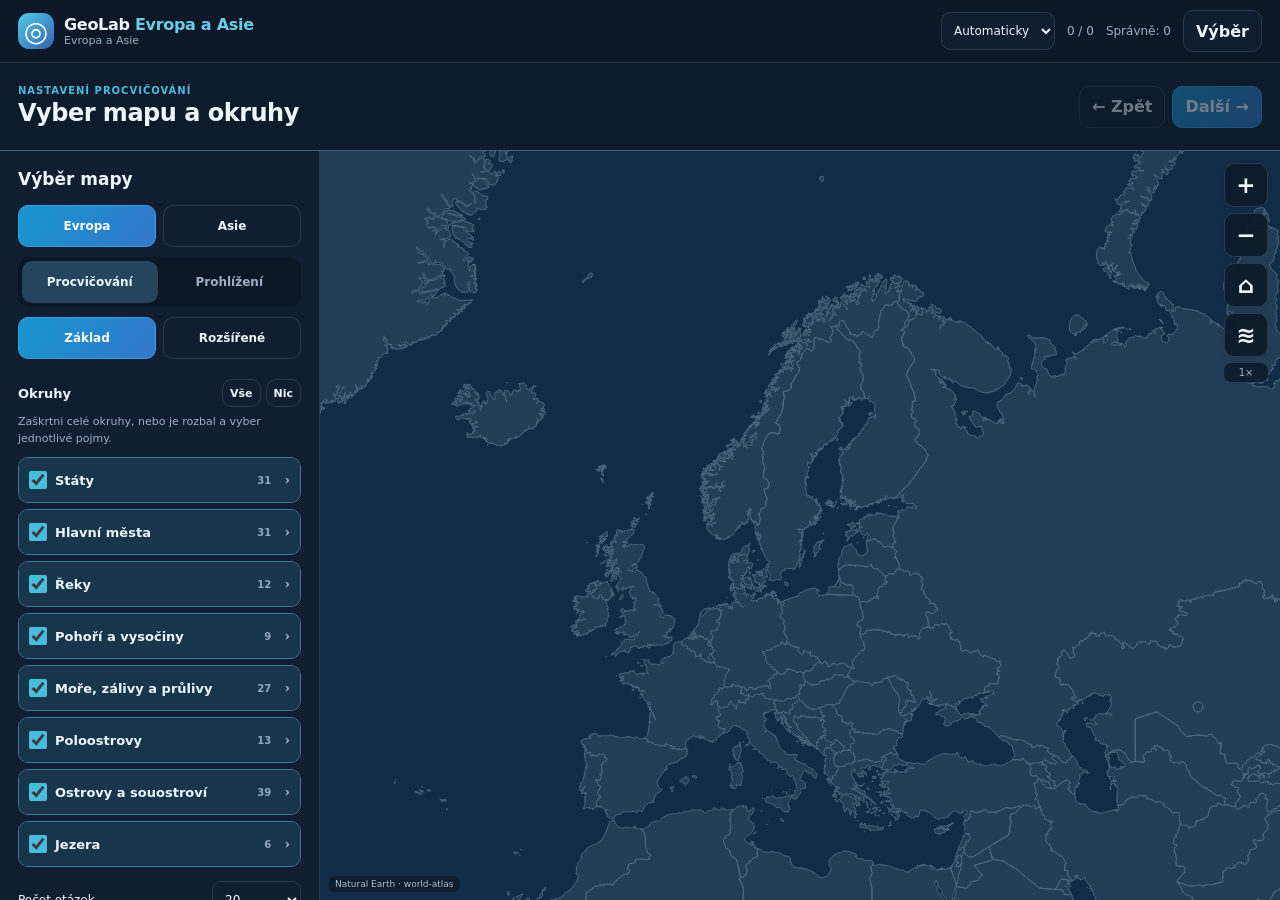
<file: index.html>
<!doctype html>
<html lang="cs">
<head>
<meta charset="utf-8">
<meta name="viewport" content="width=device-width,initial-scale=1,viewport-fit=cover">
<meta name="theme-color" content="#0d1728">
<meta name="description" content="Slepé mapy Evropy a Asie. Procvičování a prohlížení zeměpisných pojmů na počítači i telefonu.">
<title>GeoLab · Slepé mapy Evropy a Asie</title>
<link rel="stylesheet" href="styles.css?v=32">
</head>
<body data-layout="pc" data-state="settings">
<div class="app">
  <header class="topbar">
    <div class="brand"><span class="brand-mark" aria-hidden="true">◎</span><div><strong>GeoLab <span>Evropa a Asie</span></strong><span id="appTitle" class="app-title">Slepé mapy · středoškolská geografie</span></div></div>
    <div class="top-right">
      <label class="layout-control"><span class="sr-only">Rozložení</span><select id="layoutMode" aria-label="Rozložení"><option value="auto">Automaticky</option><option value="phone">Telefon</option><option value="pc">Počítač</option></select></label>
      <span id="progress" class="stat">0 / 0</span><span id="score" class="stat">Správně: 0</span>
      <button id="settingsBtn" type="button">Výběr</button>
    </div>
  </header>
  <section class="question-bar" aria-live="polite">
    <div class="question-copy"><div id="questionCategory" class="eyebrow">Připraveno</div><h1 id="subTitle">Vyber mapu a okruhy</h1><div id="feedback" class="feedback"></div></div>
    <div class="question-actions"><button id="drawerBtn" class="hidden" type="button" aria-label="Otevřít seznam">Pojmy</button><button id="prevBtn" type="button" aria-label="Předchozí otázka" disabled>← Zpět</button><button id="nextBtn" class="primary" type="button" disabled>Další →</button></div>
  </section>
  <div class="workspace">
    <div id="drawerScrim" class="drawer-scrim hidden"></div>
    <aside id="controlPanel" class="control-panel" aria-label="Ovládání mapy">
    <div id="startScreen" class="settings-panel hidden">
      <section class="start-panel">
        <div class="panel-heading"><h2>Výběr mapy</h2><button id="panelClose" class="icon-btn mobile-only" type="button" aria-label="Zavřít výběr">×</button></div>

        <div class="button-grid two">
          <button class="choice-btn active" data-continent="eu" type="button">Evropa</button>
          <button class="choice-btn" data-continent="asia" type="button">Asie</button>
        </div>

        <div class="button-grid two">
          <button class="choice-btn active" data-mode="quiz" type="button">Procvičování</button>
          <button class="choice-btn" data-mode="learn" type="button">Prohlížení</button>
        </div>

        <div id="levelRow" class="button-grid two">
          <button class="choice-btn active" data-level="1" type="button">Základ</button>
          <button class="choice-btn" data-level="2" type="button">Rozšířené</button>
        </div>

        <section id="termSelection">
        <div class="section-head">
          <strong>Okruhy</strong>
          <div class="mini-actions">
            <button id="allCats" type="button">Vše</button>
            <button id="noCats" type="button">Nic</button>
          </div>
        </div>

        <p id="selectionHelp" class="helper">Zaškrtni celé okruhy, nebo je rozbal a vyber jednotlivé pojmy.</p>
        <div id="categorySelectors" class="category-selectors"></div>
        </section>

        <div id="quizCountRow" class="setting-row">
          <label for="count">Počet otázek</label>
          <select id="count">
            <option value="10">10</option>
            <option value="20" selected>20</option>
            <option value="30">30</option>
            <option value="50">50</option>
            <option value="all">Všechny</option>
          </select>
        </div>

        <details class="custom-box">
          <summary>Vlastní pojmy</summary>
          <div class="custom-tools">
            <button id="addTermBtn" type="button">＋ Přidat pojem</button>
            <button id="exportTermsBtn" type="button">Export</button>
            <label class="file-btn">Import
              <input id="importTermsInput" type="file" accept=".json,application/json" hidden>
            </label>
          </div>
        </details>

        <p id="selectionCount" class="helper" aria-live="polite"></p>
        <button id="startBtn" class="primary start-btn" type="button" disabled>Spustit</button>
      </section>
    </div>


      <section id="sideDrawer" class="activity-panel hidden">
        <div class="panel-heading"><h2 id="drawerTitle">Pojmy</h2><button id="drawerClose" class="icon-btn mobile-only" type="button" aria-label="Zavřít seznam">×</button></div>
        <div id="learnPanel" class="drawer-section hidden"><div id="learnSelection"></div><details class="learn-lookup"><summary>Vyhledat a ukázat pojem</summary><input id="learnSearch" class="search" type="search" placeholder="Hledat pojem…" aria-label="Hledat pojem"><div id="learnCount" class="helper"></div><div id="learnList" class="learn-list"></div></details></div>
        <div id="historyPanel" class="drawer-section hidden"><p class="helper">Kliknutím na odpověď se k ní vrátíš.</p><div id="historyList" class="history-list"></div><p id="historyEmpty" class="helper">Zatím žádné odpovědi. Klikni do mapy na hledané místo.</p></div>
      </section>
      <p class="panel-tip">Přibližuj kolečkem nebo dvěma prsty. Mapu posouvej tažením. Přiblížení zůstává mezi otázkami zachované.</p>
    </aside>
    <main id="mapWrap" class="map-wrap">
      <svg id="mapSvg" role="img" aria-label="Interaktivní slepá mapa"></svg>
      <div class="map-tools"><button id="zoomIn" type="button" aria-label="Přiblížit" title="Přiblížit">+</button><button id="zoomOut" type="button" aria-label="Oddálit" title="Oddálit">−</button><button id="resetView" type="button" aria-label="Celá mapa" title="Celá mapa">⌂</button><button id="riverToggle" type="button" class="river-btn" aria-label="Zobrazit nebo skrýt řeky" aria-pressed="false" title="Zobrazit nebo skrýt řeky">≋</button><div id="zoomLevel" class="zoom-level">1×</div></div>
    <div id="endScreen" class="overlay hidden">
      <section class="panel end-panel">
        <h2>Hotovo</h2>
        <div id="finalScore" class="big-score"></div>
        <div id="finalText" class="muted"></div>
        <div class="button-grid two">
          <button id="againBtn" class="primary" type="button">Znovu</button>
          <button id="endSettingsBtn" type="button">Výběr</button>
        </div>
      </section>
    </div>

    <div id="addTermScreen" class="overlay hidden">
      <section class="panel">
        <h2>Přidat pojem</h2>
        <div id="pickedPositionText" class="muted">Klikni nejdřív do mapy.</div>
        <div class="form-grid">
          <label>Název
            <input id="newTermName" type="text" autocomplete="off">
          </label>
          <label>Skupina
            <select id="newTermCategory">
              <option value="pen">Poloostrovy</option>
              <option value="isl">Ostrovy a souostroví</option>
              <option value="sea">Moře, zálivy a průlivy</option>
              <option value="des">Pouště</option>
              <option value="low">Nížiny</option>
              <option value="mnt">Pohoří a vysočiny</option>
            </select>
          </label>
          <label>Tolerance
            <div class="radius-row">
              <input id="newTermRadius" type="number" min="10" max="1000" step="10" value="100">
              <span>km</span>
            </div>
          </label>
        </div>
        <div class="button-grid two">
          <button id="saveTermBtn" class="primary" type="button">Uložit</button>
          <button id="cancelTermBtn" type="button">Zrušit</button>
        </div>
      </section>
    </div>


      <div class="map-credit">Natural Earth · world-atlas</div>
    </main>
  </div>
</div>
<div id="loading" class="loading"><div class="loading-box"><div class="loading-title">Načítám mapy</div><div class="loading-track"><div id="loadingBar" class="loading-bar"></div></div><div id="loadingPercent" class="loading-percent">0 %</div></div></div>
<script id="embeddedCustomTerms" type="application/json">[]</script>
<script src="vendor/d3.v7.min.js"></script>
<script src="vendor/topojson-client.v3.min.js"></script>
<script src="europe-data.js?v=31"></script>
<script src="asia-data.js?v=31"></script>
<script src="europe-extra-data.js?v=31"></script>
<script src="app.js?v=32"></script>
</body>
</html>
</file>
<file: styles.css>
:root{color-scheme:dark;--bg:#0c1422;--card:#111d30;--text:#eef5ff;--muted:#9eb0c7;--line:#2a3a50;--land:#233d56;--sea:#122c47;--coast:#536a82;--accent:#48bcdd;--good:#5cddab;--bad:#ff827e;--river:#72d5f7;--shadow:0 20px 55px #040b1c77}

*{box-sizing:border-box}
html,body{height:100%;margin:0;font-family:system-ui,-apple-system,Segoe UI,Roboto,Arial,sans-serif;background:var(--bg);color:var(--text)}
body{overflow:hidden}
button,input,select{font:inherit}
button,.file-btn{border:1px solid var(--line);background:var(--card);color:var(--text);border-radius:10px;min-height:42px;padding:8px 12px;font-weight:700;cursor:pointer}
button:hover:not(:disabled){border-color:var(--accent);background:#25445d}
button:disabled{opacity:.42;cursor:default}
button.primary,.choice-btn.active{background:linear-gradient(130deg,#1698d0,#3475ca);border-color:#389fe1;color:#fff}
button.primary:hover:not(:disabled),.choice-btn.active:hover{background:#285fa5}
button:focus-visible,input:focus-visible,select:focus-visible,summary:focus-visible{outline:3px solid #36a3c6;outline-offset:2px}
input[type=checkbox]{accent-color:var(--accent)}
.hidden{display:none!important}
.sr-only{position:absolute;width:1px;height:1px;padding:0;margin:-1px;overflow:hidden;clip:rect(0,0,0,0);white-space:nowrap;border:0}

.app{height:100dvh;display:grid;grid-template-rows:auto auto minmax(0,1fr);max-width:100%;margin:auto;background:var(--card)}
.topbar{display:flex;justify-content:space-between;align-items:center;gap:14px;padding:10px 18px;border-bottom:1px solid var(--line);background:var(--card)}
.brand{display:flex;align-items:center;gap:10px;min-width:0}
.brand-mark{display:grid;place-items:center;width:36px;height:36px;background:linear-gradient(135deg,#52cbe4,#3264b3);color:#fff;border-radius:11px;font-size:28px}
.brand strong{display:block;font-size:16px;letter-spacing:-.3px}
.app-title{display:block;font-size:11px;color:var(--muted)}
.top-right{display:flex;align-items:center;gap:12px}
.stat{font-size:12px;color:var(--muted);white-space:nowrap}
.layout-control select{border:1px solid var(--line);border-radius:9px;min-height:38px;background:#111d30;color:var(--text);padding:5px 8px;font-size:12px;max-width:130px}
.question-bar{display:flex;align-items:center;justify-content:space-between;gap:14px;padding:12px 18px;border-bottom:1px solid var(--line);background:var(--card);min-height:88px}
.question-copy{min-width:0}
.eyebrow{font-size:10px;font-weight:800;text-transform:uppercase;letter-spacing:1px;color:var(--accent);margin-bottom:3px}
h1{font-size:24px;line-height:1.2;letter-spacing:-.5px;margin:0;overflow-wrap:anywhere}
.question-actions{display:flex;align-items:center;gap:7px;flex-shrink:0}
.feedback{font-size:12px;line-height:1.4;color:var(--muted);margin-top:5px}
.feedback:empty{display:none}
.feedback.good{color:var(--good)}
.feedback.bad{color:var(--bad)}
.feedback.info{color:var(--muted)}
.workspace{min-height:0;position:relative;display:grid;grid-template-columns:320px minmax(0,1fr)}
.control-panel{min-height:0;overflow:auto;overscroll-behavior:contain;touch-action:pan-y;background:#111d30;border-right:1px solid var(--line);padding:18px;scrollbar-width:thin}
.panel-heading{display:flex;align-items:center;justify-content:space-between;gap:8px;margin:0 0 16px}
.panel-heading h2{font-size:17px;margin:0}
.mobile-only{display:none}
.button-grid{display:grid;gap:7px;margin-bottom:10px}
.button-grid.two{grid-template-columns:1fr 1fr}
.choice-btn{background:var(--card);font-size:12px;min-height:42px;padding:7px 4px}
.section-head{display:flex;align-items:center;justify-content:space-between;margin:20px 0 6px;font-size:13px}
.mini-actions{display:flex;gap:5px}
.mini-actions button{min-height:28px;padding:4px 7px;font-size:11px}
.helper{font-size:11px;color:var(--muted);line-height:1.55;margin:6px 0 10px}
.category-selectors{display:grid;gap:6px}
.term-group{border:1px solid var(--line);border-radius:10px;overflow:hidden;background:var(--card)}
.term-group summary{list-style:none;display:flex;align-items:center;gap:8px;min-height:44px;padding:8px 10px;font-size:12px;font-weight:750;cursor:pointer}
.term-group summary::-webkit-details-marker{display:none}
.term-group summary::after{content:'⌄';margin-left:auto;color:var(--muted)}
.term-group:not([open]) summary::after{transform:rotate(-90deg)}
.term-group input{width:18px;height:18px;flex-shrink:0;margin:0;cursor:pointer}
.term-count{font-size:10px;color:var(--muted)}
.term-list{display:grid;gap:1px;padding:4px 8px 8px 12px;border-top:1px solid var(--line);background:var(--card);max-height:260px;overflow:auto;overscroll-behavior:contain;touch-action:pan-y}
.term-item{display:grid;grid-template-columns:auto 1fr auto;align-items:center;gap:8px;min-height:38px;font-size:12px;cursor:pointer}
.delete-term{min-height:30px;height:30px;padding:0 7px;color:var(--bad)}
.setting-row{display:grid;grid-template-columns:1fr auto;align-items:center;gap:10px;margin:14px 0;font-size:12px}
.setting-row select{min-height:38px;border:1px solid var(--line);border-radius:9px;padding:5px 8px;background:var(--card)}
.custom-box{border:1px solid var(--line);border-radius:10px;padding:0 10px;margin:10px 0;background:var(--card)}
.custom-box summary{padding:12px 0;font-weight:700;cursor:pointer;font-size:12px}
.custom-tools{display:flex;gap:6px;flex-wrap:wrap;padding:0 0 10px}
.custom-tools button,.file-btn{font-size:11px;min-height:36px;padding:7px 9px}
.file-btn{display:inline-flex;align-items:center;justify-content:center}
.start-btn{width:100%;min-height:46px;font-size:14px;margin-top:2px}
.panel-tip{border-top:1px solid var(--line);padding-top:14px;margin-top:20px;font-size:11px;line-height:1.65;color:var(--muted)}
.icon-btn{width:42px;padding:0;font-size:23px}
.drawer-section{display:grid;gap:8px}
.search,.form-grid input,.form-grid select{width:100%;min-height:44px;border:1px solid var(--line);border-radius:9px;padding:8px 10px;background:var(--card)}
.learn-list,.history-list{display:grid;gap:5px}
.learn-list button,.history-list button{display:flex;align-items:center;justify-content:space-between;gap:8px;text-align:left;min-height:44px;padding:9px;font-size:12px}
.learn-list button span+span{font-size:9px;color:var(--muted);text-align:right;max-width:40%}
.learn-list button.active,.history-list button.active{background:#204f65;border-color:#51bddd}
.history-list .ok{color:var(--good)}
.history-list .bad{color:var(--bad)}

.map-wrap{position:relative;z-index:0;min-height:0;min-width:0;overflow:hidden;background:var(--sea);touch-action:none}
#mapSvg{display:block;width:100%;height:100%;cursor:crosshair;user-select:none;-webkit-user-select:none}
.country{fill:var(--land);stroke:#4a637c;stroke-width:.65;vector-effect:non-scaling-stroke}
.country.correct-country{fill:#247560;stroke:var(--good);stroke-width:1.8}
.coast{fill:none;stroke:var(--coast);stroke-width:.7;vector-effect:non-scaling-stroke;pointer-events:none}
.river-line{fill:none;stroke:var(--river);stroke-width:1.8;stroke-linecap:round;stroke-linejoin:round;vector-effect:non-scaling-stroke;pointer-events:none}
.answer-area{fill:#54cfa555;stroke:var(--good);stroke-width:1.8;vector-effect:non-scaling-stroke;pointer-events:none}
.answer-line-geo{fill:none;stroke:var(--good);stroke-width:4;stroke-linecap:round;stroke-linejoin:round;vector-effect:non-scaling-stroke;pointer-events:none}
.tolerance-area{fill:#54cfa51a;stroke:#60e4b7aa;stroke-width:1.1;stroke-dasharray:5 4;vector-effect:non-scaling-stroke;pointer-events:none}
.guess-dot{fill:var(--bad);stroke:#fff;stroke-width:2;pointer-events:none}
.answer-dot{fill:var(--good);stroke:#fff;stroke-width:2;pointer-events:none}
.pointer-line{stroke:var(--bad);stroke-width:2;stroke-dasharray:5 4;pointer-events:none}
.pointer-line.ok{stroke:var(--good)}
.answer-label{font:700 12px system-ui,sans-serif;fill:#e8fff7;stroke:#0c1d2e;stroke-width:4;paint-order:stroke;stroke-linejoin:round;pointer-events:none}
.map-tools{position:absolute;right:12px;top:12px;display:grid;gap:6px;z-index:8}
.map-tools button{width:44px;height:44px;padding:0;font-size:23px;background:#0d1c2bf2;box-shadow:0 1px 6px #00000012}
.river-btn.active{background:#0b344a;border-color:#56a9d5;color:#6ecbf1}
.zoom-level{font-size:10px;color:var(--muted);background:#0c1b2be6;border-radius:7px;padding:4px;text-align:center}
.map-credit{position:absolute;left:9px;bottom:8px;font-size:9px;color:#a7c2d3;background:#0c1b2bd9;padding:3px 6px;border-radius:6px;pointer-events:none}
.drawer-scrim{display:none}
.overlay{position:absolute;inset:0;z-index:40;background:#091321ed;display:grid;place-items:center;padding:16px;overflow:auto;touch-action:pan-y;overscroll-behavior:contain}
.panel{width:min(530px,100%);background:var(--card);border:1px solid var(--line);border-radius:18px;padding:24px;box-shadow:var(--shadow);margin:auto}
.panel h2{margin:0 0 14px}
.end-panel{text-align:center;max-width:430px}
.big-score{font-size:48px;font-weight:850;margin:10px 0}
.muted{color:var(--muted);font-size:13px;line-height:1.6;margin-bottom:16px}
.form-grid{display:grid;gap:12px;margin:12px 0 20px}
.form-grid label{display:grid;gap:5px;font-size:13px;font-weight:700}
.radius-row{display:grid;grid-template-columns:1fr auto;gap:7px;align-items:center}
.loading{position:fixed;inset:0;z-index:1000;display:grid;place-items:center;background:#102338}
.loading-box{width:min(360px,78vw);display:grid;gap:12px;text-align:center}
.loading-title{font-size:20px;font-weight:800}
.loading-track{height:6px;border-radius:999px;background:#26384e;overflow:hidden}
.loading-bar{height:100%;width:0;background:var(--accent);border-radius:999px;transition:width .12s linear}
.loading-percent{font-size:12px;color:var(--muted)}

/* The same phone layout is used by automatic detection and the explicit switch. */
body[data-layout=phone] .app{max-width:520px;box-shadow:0 0 60px #172a361c}
body[data-layout=phone] .topbar{padding:8px 10px;gap:7px}
body[data-layout=phone] .brand-mark{display:none}
body[data-layout=phone] .brand strong{font-size:14px}
body[data-layout=phone] .app-title{font-size:10px}
body[data-layout=phone] .top-right{gap:6px;flex-wrap:wrap;justify-content:flex-end}
body[data-layout=phone] .stat{font-size:10px}
body[data-layout=phone] #score{display:none}
body[data-layout=phone] .layout-control select{max-width:104px;min-height:40px;font-size:11px}
body[data-layout=phone] #settingsBtn{font-size:12px;padding:7px 9px}
body[data-layout=phone] .question-bar{align-items:flex-start;flex-direction:column;gap:8px;padding:10px 12px;min-height:0}
body[data-layout=phone] h1{font-size:21px;line-height:1.22}
body[data-layout=phone] .question-copy{width:100%}
body[data-layout=phone] .question-actions{width:100%;display:flex;justify-content:flex-end}
body[data-layout=phone] .question-actions button{font-size:12px;min-height:42px;padding:8px 11px}
body[data-layout=phone] #drawerBtn{margin-right:auto}
body[data-layout=phone] .feedback{font-size:11px}
body[data-layout=phone] .workspace{display:block}
body[data-layout=phone] .map-wrap{height:100%;width:100%}
body[data-layout=phone] .mobile-only{display:block}
body[data-layout=phone] .control-panel{position:absolute;inset:0 auto 0 0;width:min(360px,94%);z-index:30;padding:16px 14px;box-shadow:20px 0 55px #000a;display:none}
body[data-layout=phone][data-panel-open=true] .control-panel{display:block}
body[data-layout=phone] .drawer-scrim:not(.hidden){display:block;position:absolute;inset:0;background:#0009;z-index:29;touch-action:none}
body[data-layout=phone] .map-tools{top:8px;right:8px;gap:5px}
body[data-layout=phone] .map-tools button{width:42px;height:42px}
body[data-layout=phone] .panel{padding:18px}
body[data-layout=phone] .choice-btn{min-height:44px}
body[data-layout=phone] .term-list{max-height:220px}

@media(max-height:520px) and (orientation:landscape){body[data-layout=phone] .app{max-width:none}
body[data-layout=phone] .question-bar{flex-direction:row;align-items:center;padding:6px 10px}
body[data-layout=phone] .question-actions{width:auto}
body[data-layout=phone] h1{font-size:18px}
body[data-layout=phone] .topbar{padding:4px 10px}
body[data-layout=phone] .brand div{display:flex;align-items:center;gap:8px}
}

/* GeoLab's original navy surfaces and cyan controls. */
.brand strong span{color:#68cde5}
.topbar{background:#0d1728}
.question-bar{background:#0d1b2c;border-bottom-color:#426078}
.control-panel{background:var(--card)}
.button-grid.two:has([data-mode]){background:#0b1627;border-radius:12px;padding:4px;gap:4px}
button[data-mode]{border-color:transparent;background:transparent;color:var(--muted)}
button[data-mode].active{background:#25445d;border-color:transparent;color:#e8f9ff}
.term-group{background:#16243a;border-color:#26384e}
.term-group:has(.term-check:checked){border-color:#397c9a}
.term-group:has(.term-check:checked) summary{background:#18364a}
.term-list{background:#111d30}
.term-count{margin-left:auto;color:#92a8c0}
.term-group summary::after{margin-left:0}
.term-group summary{font-size:13px}
.learn-lookup{margin-top:18px;border-top:1px solid var(--line);padding-top:14px}
.learn-lookup>summary{cursor:pointer;font-size:12px;font-weight:700;margin-bottom:10px}
.learn-list{max-height:36dvh;overflow:auto;overscroll-behavior:contain;touch-action:pan-y}
.learn-list:empty::after{content:'Žádné vybrané pojmy neodpovídají hledání.';color:var(--muted);font-size:12px}
#learnSelection .section-head{margin-top:0}
.learn-feature{fill:#48bcdd33;stroke:#48bcdd;stroke-width:1.2;vector-effect:non-scaling-stroke;pointer-events:none}
.learn-country{fill:#48bcdd22;stroke:#6596b5}
.learn-sea{fill:#358be05c;stroke:#72c6fa}
.learn-mountain{fill:#d6ad6244;stroke:#e1bb78}
.learn-pen{fill:#b5a3f040;stroke:#b5a3f0}
.learn-isl{fill:#74d6ac55;stroke:#74d6ac}
.learn-des{fill:#e3c57955;stroke:#e3c579}
.learn-low{fill:#7fbf8640;stroke:#7fbf86}
.learn-line{fill:none;stroke-width:3;stroke-linecap:round;stroke-linejoin:round}
.learn-river{stroke:var(--river)}
.learn-point{fill:#f8ce7c;stroke:#0c1d2e;stroke-width:1.5;pointer-events:none}
.learn-point.learn-lake{fill:#72d5f7}
.learn-points{pointer-events:none}
.feedback.good{background:#123e35;border:1px solid #2b8c72;border-radius:9px;padding:7px 10px}
.feedback.bad{background:#4a262a;border:1px solid #99545e;border-radius:9px;padding:7px 10px}
body[data-state=learn] .question-actions #prevBtn,body[data-state=learn] .question-actions #nextBtn{display:none}
body[data-layout=pc] #drawerBtn{display:none}
</file>
